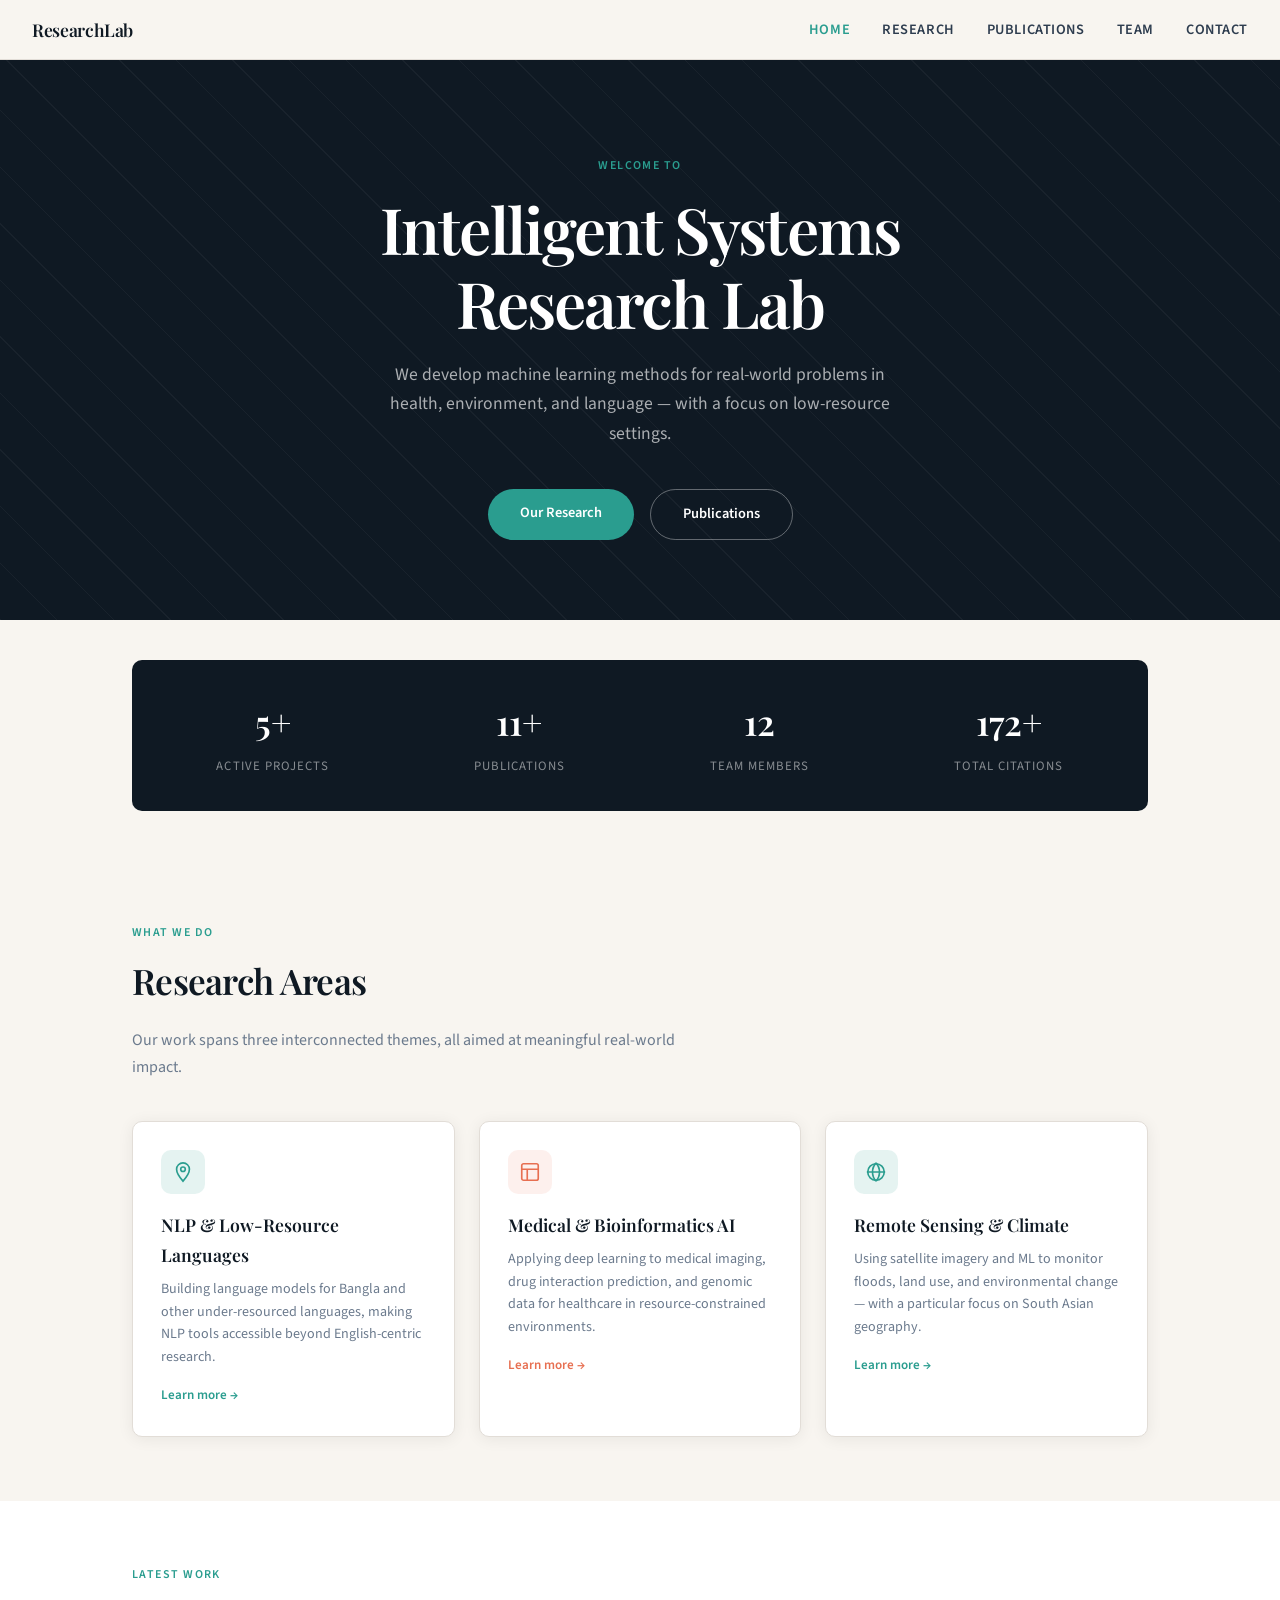
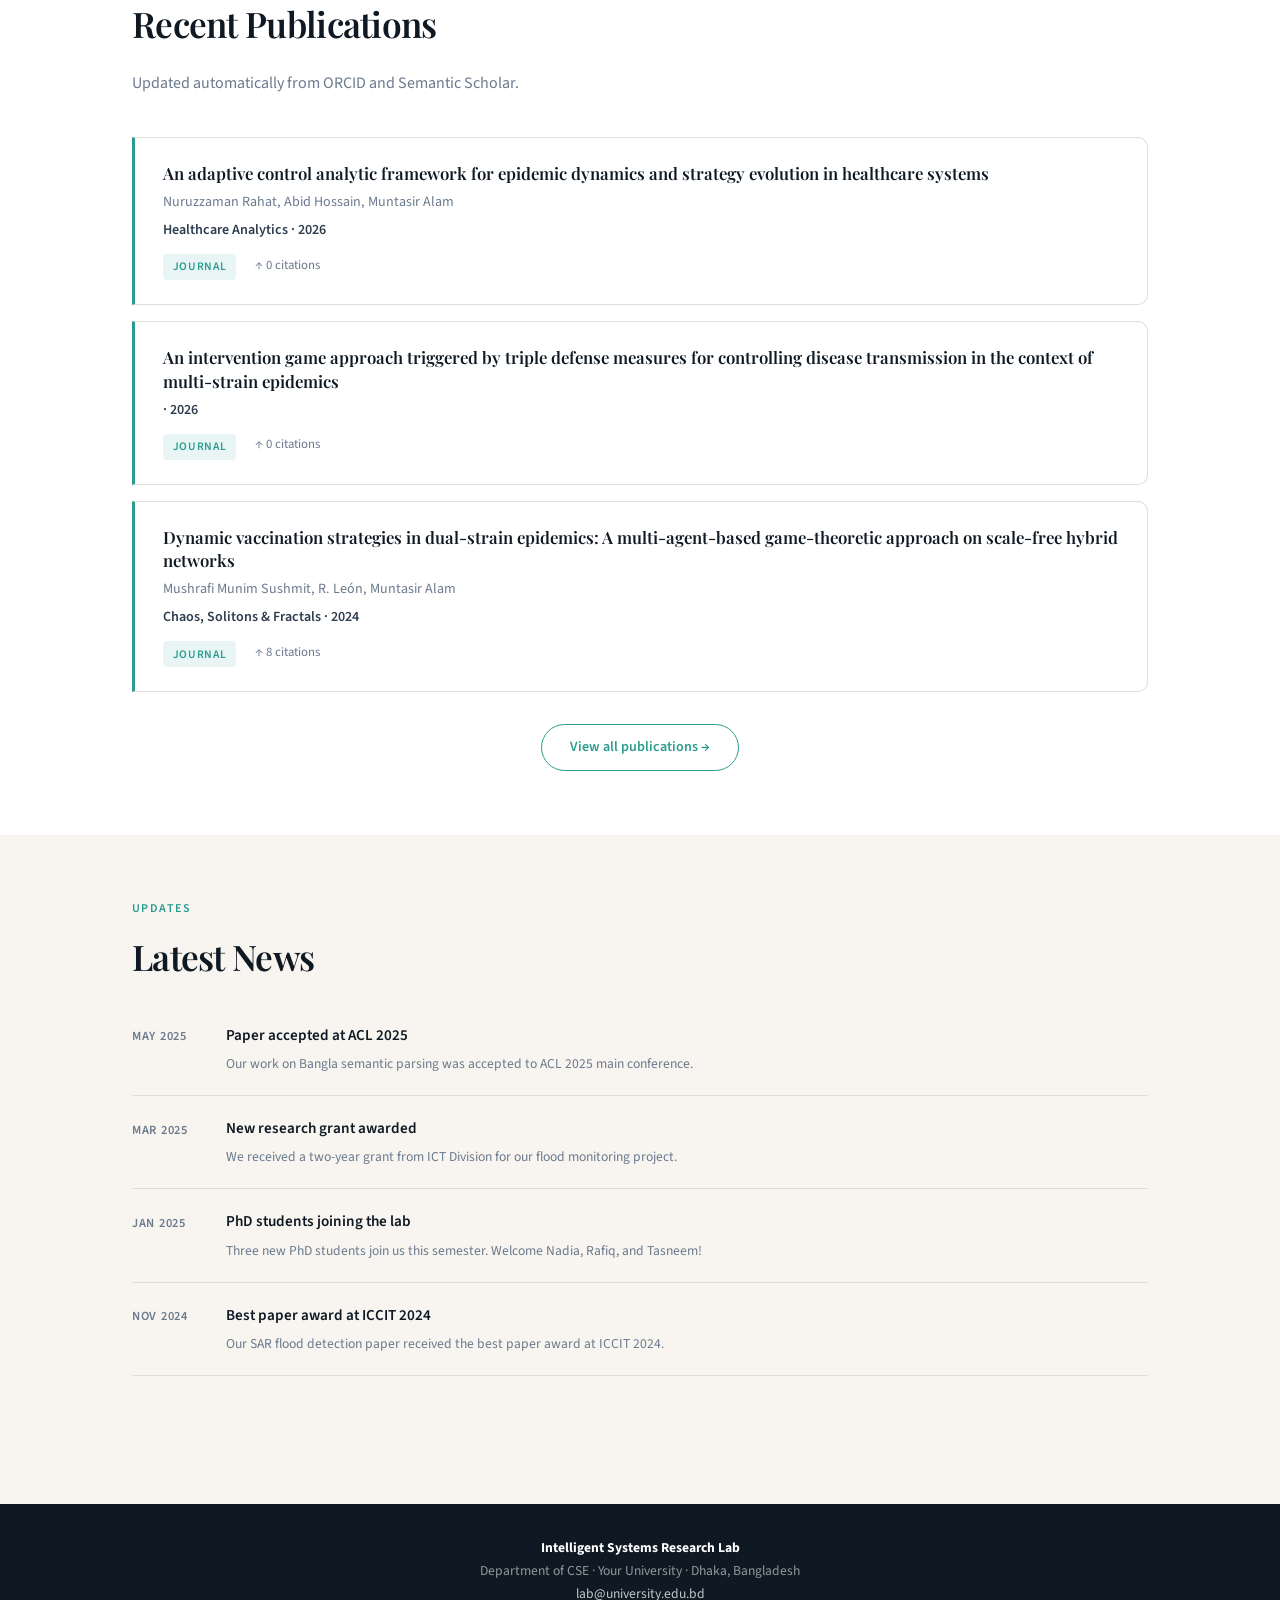
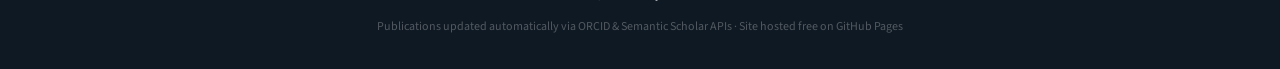
<file: index.html>
<!DOCTYPE html>
<html lang="en">
<head>
  <meta charset="UTF-8"/>
  <meta name="viewport" content="width=device-width, initial-scale=1.0"/>
  <meta name="description" content="Research Lab — Advancing science through computation, data, and collaboration."/>
  <title>Research Lab — Home</title>
  <link rel="stylesheet" href="css/style.css"/>
</head>
<body>

<!-- ── Navigation ── -->
<nav>
  <a class="nav-logo" href="index.html">ResearchLab</a>
  <ul class="nav-links">
    <li><a href="index.html" class="active">Home</a></li>
    <li><a href="research.html">Research</a></li>
    <li><a href="publications.html">Publications</a></li>
    <li><a href="team.html">Team</a></li>
    <li><a href="contact.html">Contact</a></li>
  </ul>
</nav>

<!-- ── Hero ── -->
<header style="background:var(--ink);color:#fff;padding:6rem 2rem 5rem;text-align:center;position:relative;overflow:hidden;">
  <div style="position:absolute;inset:0;opacity:0.04;background:repeating-linear-gradient(45deg,#fff 0,#fff 1px,transparent 1px,transparent 40px);"></div>
  <div style="position:relative;max-width:700px;margin:0 auto;">
    <p class="section-label" style="color:var(--accent);margin-bottom:1rem;">Welcome to</p>
    <h1 style="font-family:var(--font-head);font-size:clamp(2.4rem,6vw,4rem);font-weight:600;letter-spacing:-0.03em;margin-bottom:1.25rem;line-height:1.15;">
      Intelligent Systems<br>Research Lab
    </h1>
    <p style="font-size:1.1rem;color:rgba(255,255,255,0.65);max-width:540px;margin:0 auto 2.5rem;">
      We develop machine learning methods for real-world problems in health, environment, and language — with a focus on low-resource settings.
    </p>
    <div style="display:flex;gap:1rem;justify-content:center;flex-wrap:wrap;">
      <a href="research.html" style="background:var(--accent);color:#fff;padding:0.75rem 2rem;border-radius:999px;font-weight:600;font-size:0.9rem;text-decoration:none;transition:opacity 0.2s;" onmouseover="this.style.opacity='.85'" onmouseout="this.style.opacity='1'">Our Research</a>
      <a href="publications.html" style="background:transparent;color:#fff;padding:0.75rem 2rem;border-radius:999px;border:1.5px solid rgba(255,255,255,0.35);font-weight:600;font-size:0.9rem;text-decoration:none;transition:all 0.2s;" onmouseover="this.style.borderColor='#fff'" onmouseout="this.style.borderColor='rgba(255,255,255,0.35)'">Publications</a>
    </div>
  </div>
</header>

<!-- ── Stats ── -->
<section style="padding:2.5rem 0 0;">
  <div class="container">
    <div class="stats-bar" style="justify-content:space-around;">
      <div class="stat"><span class="stat-number">5+</span><span class="stat-label">Active projects</span></div>
      <div class="stat"><span class="stat-number" id="pub-count">30+</span><span class="stat-label">Publications</span></div>
      <div class="stat"><span class="stat-number">12</span><span class="stat-label">Team members</span></div>
      <div class="stat"><span class="stat-number">172+</span><span class="stat-label">Total citations</span></div>
    </div>
  </div>
</section>

<!-- ── Research highlights ── -->
<section>
  <div class="container">
    <p class="section-label">What we do</p>
    <h2 class="section-title">Research Areas</h2>
    <p class="section-sub">Our work spans three interconnected themes, all aimed at meaningful real-world impact.</p>
    <div class="grid-3">

      <div class="card">
        <div style="width:44px;height:44px;border-radius:10px;background:rgba(42,157,143,0.12);display:flex;align-items:center;justify-content:center;margin-bottom:1rem;">
          <svg width="22" height="22" fill="none" stroke="var(--accent)" stroke-width="1.8" viewBox="0 0 24 24"><path d="M12 2a7 7 0 0 1 7 7c0 5-7 13-7 13S5 14 5 9a7 7 0 0 1 7-7z"/><circle cx="12" cy="9" r="2.5"/></svg>
        </div>
        <h3 style="font-family:var(--font-head);font-size:1.1rem;font-weight:600;margin-bottom:0.5rem;">NLP &amp; Low-Resource Languages</h3>
        <p style="font-size:0.88rem;color:var(--ink-3);line-height:1.6;">Building language models for Bangla and other under-resourced languages, making NLP tools accessible beyond English-centric research.</p>
        <a href="research.html#nlp" style="display:inline-block;margin-top:1rem;font-size:0.82rem;font-weight:600;color:var(--accent);">Learn more →</a>
      </div>

      <div class="card">
        <div style="width:44px;height:44px;border-radius:10px;background:rgba(231,111,81,0.1);display:flex;align-items:center;justify-content:center;margin-bottom:1rem;">
          <svg width="22" height="22" fill="none" stroke="var(--accent-2)" stroke-width="1.8" viewBox="0 0 24 24"><rect x="3" y="3" width="18" height="18" rx="2"/><path d="M3 9h18M9 21V9"/></svg>
        </div>
        <h3 style="font-family:var(--font-head);font-size:1.1rem;font-weight:600;margin-bottom:0.5rem;">Medical &amp; Bioinformatics AI</h3>
        <p style="font-size:0.88rem;color:var(--ink-3);line-height:1.6;">Applying deep learning to medical imaging, drug interaction prediction, and genomic data for healthcare in resource-constrained environments.</p>
        <a href="research.html#bio" style="display:inline-block;margin-top:1rem;font-size:0.82rem;font-weight:600;color:var(--accent-2);">Learn more →</a>
      </div>

      <div class="card">
        <div style="width:44px;height:44px;border-radius:10px;background:rgba(42,157,143,0.12);display:flex;align-items:center;justify-content:center;margin-bottom:1rem;">
          <svg width="22" height="22" fill="none" stroke="var(--accent)" stroke-width="1.8" viewBox="0 0 24 24"><circle cx="12" cy="12" r="9"/><path d="M2 12h20M12 2a15 15 0 0 1 0 20M12 2a15 15 0 0 0 0 20"/></svg>
        </div>
        <h3 style="font-family:var(--font-head);font-size:1.1rem;font-weight:600;margin-bottom:0.5rem;">Remote Sensing &amp; Climate</h3>
        <p style="font-size:0.88rem;color:var(--ink-3);line-height:1.6;">Using satellite imagery and ML to monitor floods, land use, and environmental change — with a particular focus on South Asian geography.</p>
        <a href="research.html#climate" style="display:inline-block;margin-top:1rem;font-size:0.82rem;font-weight:600;color:var(--accent);">Learn more →</a>
      </div>

    </div>
  </div>
</section>

<!-- ── Recent publications (auto-loaded) ── -->
<section style="background:white;padding:4rem 0;">
  <div class="container">
    <p class="section-label">Latest work</p>
    <h2 class="section-title">Recent Publications</h2>
    <p class="section-sub">Updated automatically from ORCID and Semantic Scholar.</p>
    <div id="recent-pubs">
      <p style="color:var(--ink-3);font-size:0.9rem;">Loading publications…</p>
    </div>
    <div class="text-center" style="margin-top:2rem;">
      <a href="publications.html" style="display:inline-block;padding:0.65rem 1.75rem;border:1.5px solid var(--accent);border-radius:999px;color:var(--accent);font-weight:600;font-size:0.88rem;transition:all 0.2s;" onmouseover="this.style.background='var(--accent)';this.style.color='#fff'" onmouseout="this.style.background='transparent';this.style.color='var(--accent)'">View all publications →</a>
    </div>
  </div>
</section>

<!-- ── News ── -->
<section>
  <div class="container">
    <p class="section-label">Updates</p>
    <h2 class="section-title">Latest News</h2>
    <div>
      <div class="news-item">
        <span class="news-date">May 2025</span>
        <div class="news-content">
          <h4>Paper accepted at ACL 2025</h4>
          <p>Our work on Bangla semantic parsing was accepted to ACL 2025 main conference.</p>
        </div>
      </div>
      <div class="news-item">
        <span class="news-date">Mar 2025</span>
        <div class="news-content">
          <h4>New research grant awarded</h4>
          <p>We received a two-year grant from ICT Division for our flood monitoring project.</p>
        </div>
      </div>
      <div class="news-item">
        <span class="news-date">Jan 2025</span>
        <div class="news-content">
          <h4>PhD students joining the lab</h4>
          <p>Three new PhD students join us this semester. Welcome Nadia, Rafiq, and Tasneem!</p>
        </div>
      </div>
      <div class="news-item">
        <span class="news-date">Nov 2024</span>
        <div class="news-content">
          <h4>Best paper award at ICCIT 2024</h4>
          <p>Our SAR flood detection paper received the best paper award at ICCIT 2024.</p>
        </div>
      </div>
    </div>
  </div>
</section>

<!-- ── Footer ── -->
<footer>
  <strong>Intelligent Systems Research Lab</strong><br>
  Department of CSE · Your University · Dhaka, Bangladesh<br>
  <a href="mailto:lab@university.edu.bd">lab@university.edu.bd</a>
  <p style="margin-top:0.75rem;font-size:0.75rem;opacity:0.5;">Publications updated automatically via ORCID &amp; Semantic Scholar APIs · Site hosted free on GitHub Pages</p>
</footer>

<script>
// Load 3 most recent publications from data/publications.json
fetch('data/publications.json')
  .then(r => r.json())
  .then(data => {
    const pubs = data.publications.slice(0, 3);
    const container = document.getElementById('recent-pubs');
    container.innerHTML = pubs.map(p => `
      <div class="pub-item ${p.type === 'conference' ? 'conference' : ''}">
        <div class="pub-title">
          ${p.url ? `<a href="${p.url}" target="_blank" rel="noopener">${p.title}</a>` : p.title}
        </div>
        <div class="pub-authors">${p.authors.join(', ')}</div>
        <div class="pub-venue">${p.venue} · ${p.year}</div>
        <div class="pub-meta">
          <span class="tag type-${p.type}">${p.type === 'journal' ? 'Journal' : 'Conference'}</span>
          <span class="pub-citations">↑ ${p.citations} citations</span>
        </div>
      </div>
    `).join('');
  })
  .catch(() => {
    document.getElementById('recent-pubs').innerHTML = '<p style="color:var(--ink-3)">Could not load publications.</p>';
  });

// Animate pub count from JSON
fetch('data/publications.json')
  .then(r => r.json())
  .then(data => {
    document.getElementById('pub-count').textContent = data.publications.length + '+';
  });
</script>
</body>
</html>
</file>
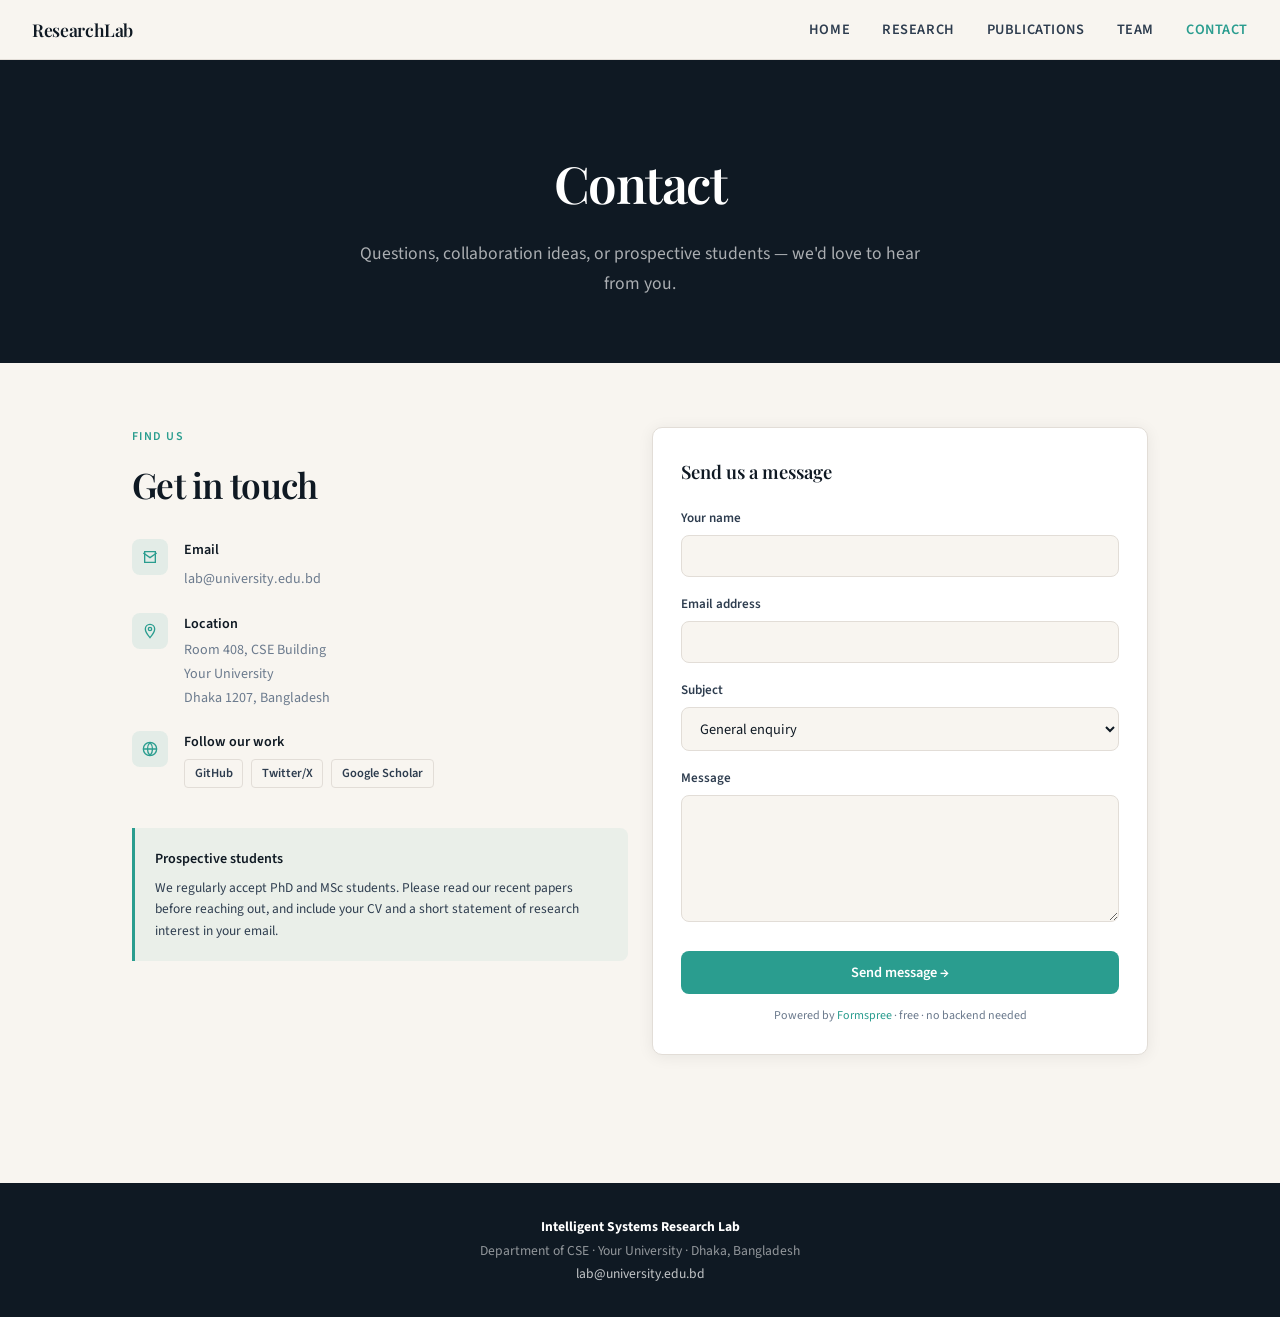
<file: contact.html>
<!DOCTYPE html>
<html lang="en">
<head>
  <meta charset="UTF-8"/>
  <meta name="viewport" content="width=device-width, initial-scale=1.0"/>
  <title>Contact — ResearchLab</title>
  <link rel="stylesheet" href="css/style.css"/>
</head>
<body>

<nav>
  <a class="nav-logo" href="index.html">ResearchLab</a>
  <ul class="nav-links">
    <li><a href="index.html">Home</a></li>
    <li><a href="research.html">Research</a></li>
    <li><a href="publications.html">Publications</a></li>
    <li><a href="team.html">Team</a></li>
    <li><a href="contact.html" class="active">Contact</a></li>
  </ul>
</nav>

<div class="page-hero">
  <h1>Contact</h1>
  <p>Questions, collaboration ideas, or prospective students — we'd love to hear from you.</p>
</div>

<section>
  <div class="container">
    <div class="grid-2" style="align-items:start;">

      <!-- Contact info -->
      <div>
        <p class="section-label">Find us</p>
        <h2 class="section-title">Get in touch</h2>
        <div style="display:flex;flex-direction:column;gap:1.25rem;margin-top:1.5rem;">
          <div style="display:flex;gap:1rem;align-items:flex-start;">
            <div style="width:36px;height:36px;border-radius:8px;background:rgba(42,157,143,0.1);display:flex;align-items:center;justify-content:center;flex-shrink:0;">
              <svg width="16" height="16" fill="none" stroke="var(--accent)" stroke-width="2" viewBox="0 0 24 24"><path d="M4 4h16v16H4z"/><path d="M22 6l-10 7L2 6"/></svg>
            </div>
            <div>
              <div style="font-weight:600;font-size:0.88rem;margin-bottom:0.15rem;">Email</div>
              <a href="mailto:lab@university.edu.bd" style="font-size:0.88rem;color:var(--ink-3);">lab@university.edu.bd</a>
            </div>
          </div>
          <div style="display:flex;gap:1rem;align-items:flex-start;">
            <div style="width:36px;height:36px;border-radius:8px;background:rgba(42,157,143,0.1);display:flex;align-items:center;justify-content:center;flex-shrink:0;">
              <svg width="16" height="16" fill="none" stroke="var(--accent)" stroke-width="2" viewBox="0 0 24 24"><path d="M12 2a7 7 0 0 1 7 7c0 5-7 13-7 13S5 14 5 9a7 7 0 0 1 7-7z"/><circle cx="12" cy="9" r="2.5"/></svg>
            </div>
            <div>
              <div style="font-weight:600;font-size:0.88rem;margin-bottom:0.15rem;">Location</div>
              <div style="font-size:0.88rem;color:var(--ink-3);">Room 408, CSE Building<br>Your University<br>Dhaka 1207, Bangladesh</div>
            </div>
          </div>
          <div style="display:flex;gap:1rem;align-items:flex-start;">
            <div style="width:36px;height:36px;border-radius:8px;background:rgba(42,157,143,0.1);display:flex;align-items:center;justify-content:center;flex-shrink:0;">
              <svg width="16" height="16" fill="none" stroke="var(--accent)" stroke-width="2" viewBox="0 0 24 24"><circle cx="12" cy="12" r="10"/><path d="M2 12h20M12 2a15 15 0 0 1 0 20M12 2a15 15 0 0 0 0 20"/></svg>
            </div>
            <div>
              <div style="font-weight:600;font-size:0.88rem;margin-bottom:0.15rem;">Follow our work</div>
              <div style="display:flex;gap:0.5rem;flex-wrap:wrap;margin-top:0.25rem;">
                <a href="https://github.com/your-lab" target="_blank" rel="noopener" style="font-size:0.78rem;font-weight:600;padding:0.2rem 0.6rem;border:1px solid var(--border);border-radius:4px;color:var(--ink-2);">GitHub</a>
                <a href="https://twitter.com/your-lab" target="_blank" rel="noopener" style="font-size:0.78rem;font-weight:600;padding:0.2rem 0.6rem;border:1px solid var(--border);border-radius:4px;color:var(--ink-2);">Twitter/X</a>
                <a href="https://scholar.google.com" target="_blank" rel="noopener" style="font-size:0.78rem;font-weight:600;padding:0.2rem 0.6rem;border:1px solid var(--border);border-radius:4px;color:var(--ink-2);">Google Scholar</a>
              </div>
            </div>
          </div>
        </div>

        <!-- Prospective students note -->
        <div style="margin-top:2.5rem;padding:1.25rem;background:rgba(42,157,143,0.07);border-left:3px solid var(--accent);border-radius:0 8px 8px 0;">
          <div style="font-weight:600;font-size:0.88rem;margin-bottom:0.3rem;">Prospective students</div>
          <p style="font-size:0.84rem;color:var(--ink-2);line-height:1.6;">We regularly accept PhD and MSc students. Please read our recent papers before reaching out, and include your CV and a short statement of research interest in your email.</p>
        </div>
      </div>

      <!-- Contact form (Formspree — free, no backend) -->
      <div class="card">
        <h3 style="font-family:var(--font-head);font-size:1.15rem;font-weight:600;margin-bottom:1.25rem;">Send us a message</h3>
        <!--
          Replace YOUR_FORM_ID with your Formspree endpoint:
          1. Go to https://formspree.io (free, 50 submissions/month)
          2. Create a form → get your endpoint
          3. Replace action="https://formspree.io/f/YOUR_FORM_ID"
        -->
        <form action="https://formspree.io/f/xzdozepg" method="POST" id="contact-form">
          <div style="margin-bottom:1rem;">
            <label style="display:block;font-size:0.82rem;font-weight:600;margin-bottom:0.35rem;color:var(--ink-2);">Your name</label>
            <input type="text" name="name" required
              style="width:100%;padding:0.6rem 0.9rem;border:1.5px solid var(--border);border-radius:8px;font-family:var(--font-body);font-size:0.9rem;color:var(--ink);background:var(--bg);transition:border-color 0.2s;"
              onfocus="this.style.borderColor='var(--accent)'" onblur="this.style.borderColor='var(--border)'"/>
          </div>
          <div style="margin-bottom:1rem;">
            <label style="display:block;font-size:0.82rem;font-weight:600;margin-bottom:0.35rem;color:var(--ink-2);">Email address</label>
            <input type="email" name="email" required
              style="width:100%;padding:0.6rem 0.9rem;border:1.5px solid var(--border);border-radius:8px;font-family:var(--font-body);font-size:0.9rem;color:var(--ink);background:var(--bg);transition:border-color 0.2s;"
              onfocus="this.style.borderColor='var(--accent)'" onblur="this.style.borderColor='var(--border)'"/>
          </div>
          <div style="margin-bottom:1rem;">
            <label style="display:block;font-size:0.82rem;font-weight:600;margin-bottom:0.35rem;color:var(--ink-2);">Subject</label>
            <select name="subject"
              style="width:100%;padding:0.6rem 0.9rem;border:1.5px solid var(--border);border-radius:8px;font-family:var(--font-body);font-size:0.9rem;color:var(--ink);background:var(--bg);">
              <option>General enquiry</option>
              <option>Prospective PhD student</option>
              <option>Prospective MSc student</option>
              <option>Research collaboration</option>
              <option>Media / press</option>
            </select>
          </div>
          <div style="margin-bottom:1.25rem;">
            <label style="display:block;font-size:0.82rem;font-weight:600;margin-bottom:0.35rem;color:var(--ink-2);">Message</label>
            <textarea name="message" rows="5" required
              style="width:100%;padding:0.6rem 0.9rem;border:1.5px solid var(--border);border-radius:8px;font-family:var(--font-body);font-size:0.9rem;color:var(--ink);background:var(--bg);resize:vertical;transition:border-color 0.2s;"
              onfocus="this.style.borderColor='var(--accent)'" onblur="this.style.borderColor='var(--border)'"></textarea>
          </div>
          <button type="submit"
            style="width:100%;padding:0.7rem;background:var(--accent);color:#fff;border:none;border-radius:8px;font-family:var(--font-body);font-size:0.9rem;font-weight:600;cursor:pointer;transition:opacity 0.2s;"
            onmouseover="this.style.opacity='.85'" onmouseout="this.style.opacity='1'">
            Send message →
          </button>
          <p style="font-size:0.75rem;color:var(--ink-3);margin-top:0.75rem;text-align:center;">
            Powered by <a href="https://formspree.io" target="_blank" rel="noopener">Formspree</a> · free · no backend needed
          </p>
        </form>
        <div id="form-success" style="display:none;text-align:center;padding:2rem 0;color:var(--accent);">
          <div style="font-size:1.5rem;margin-bottom:0.5rem;">✓</div>
          <strong>Message sent!</strong><br>
          <span style="font-size:0.88rem;color:var(--ink-3);">We'll get back to you within a few days.</span>
        </div>
      </div>

    </div>
  </div>
</section>

<footer>
  <strong>Intelligent Systems Research Lab</strong><br>
  Department of CSE · Your University · Dhaka, Bangladesh<br>
  <a href="mailto:lab@university.edu.bd">lab@university.edu.bd</a>
</footer>

<script>
// Show success message after Formspree redirect
if (window.location.search.includes('success')) {
  document.getElementById('contact-form').style.display = 'none';
  document.getElementById('form-success').style.display = 'block';
}
</script>
</body>
</html>
</file>
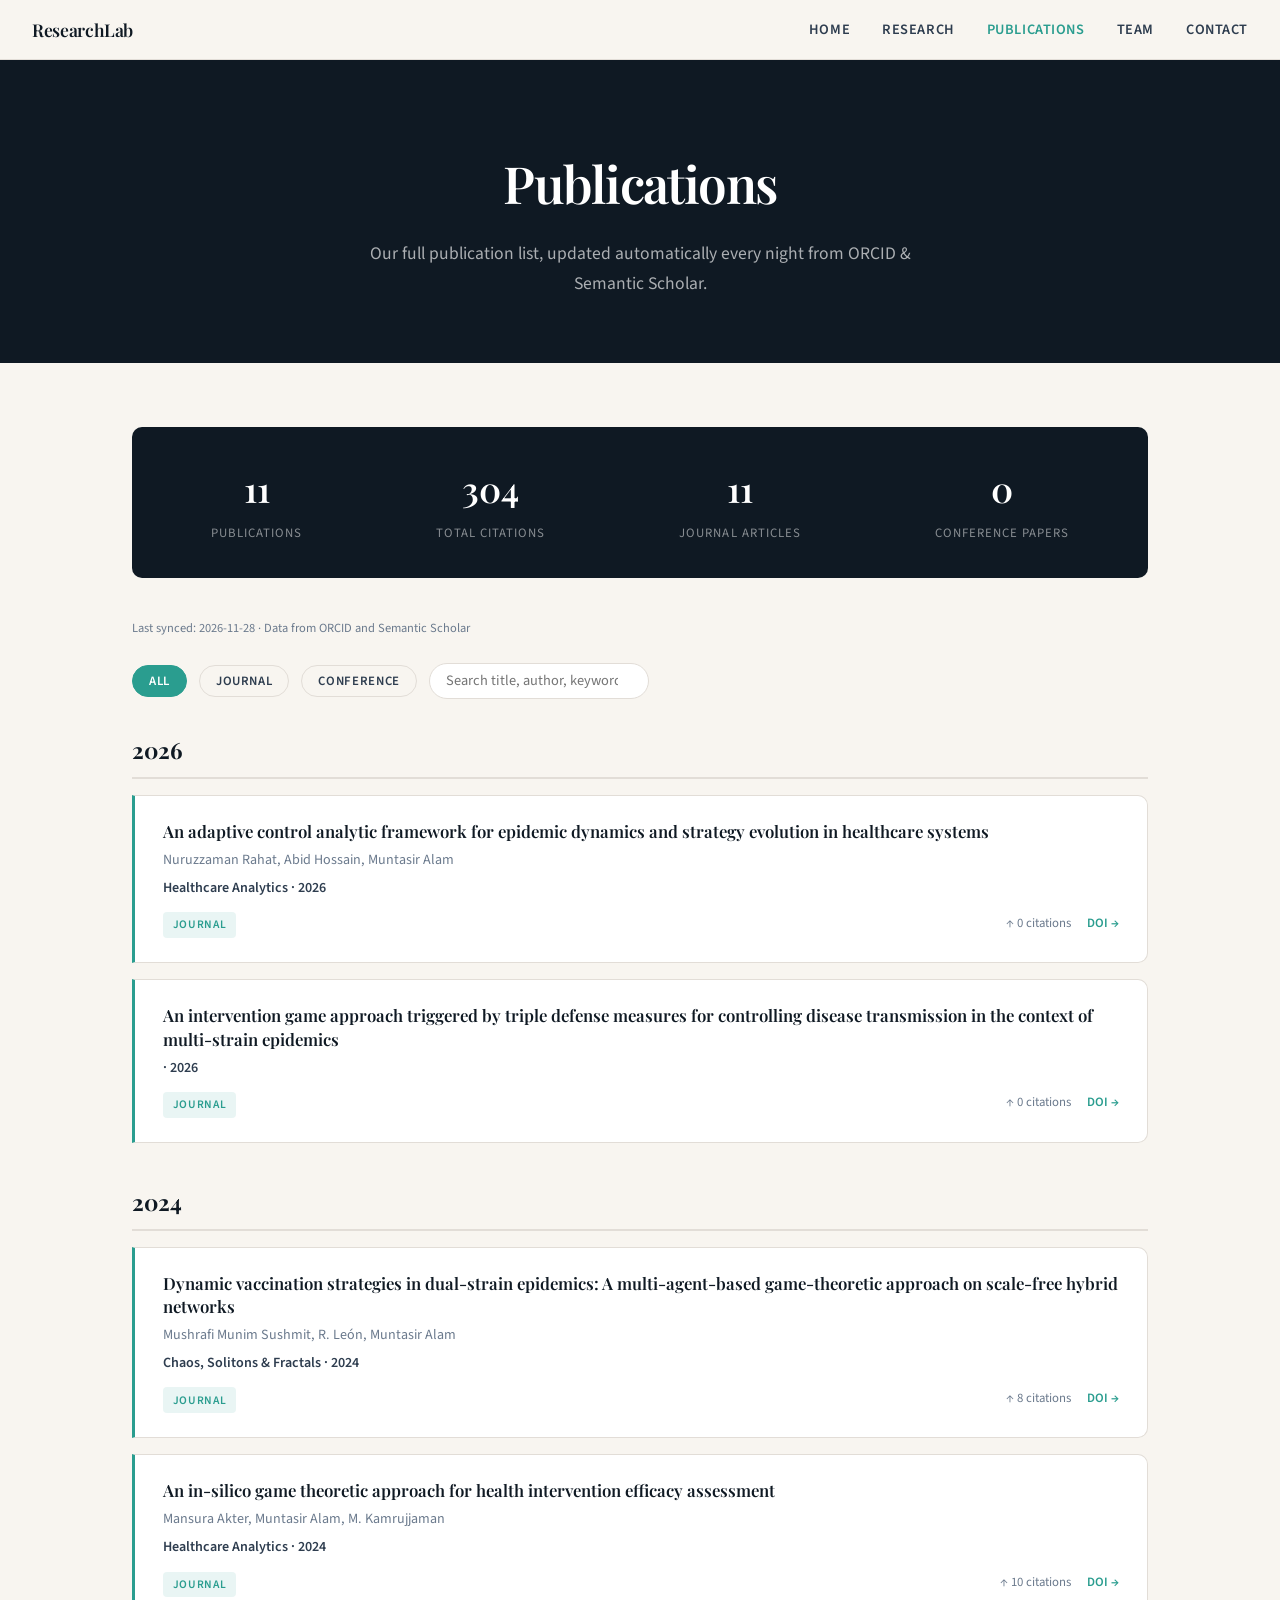
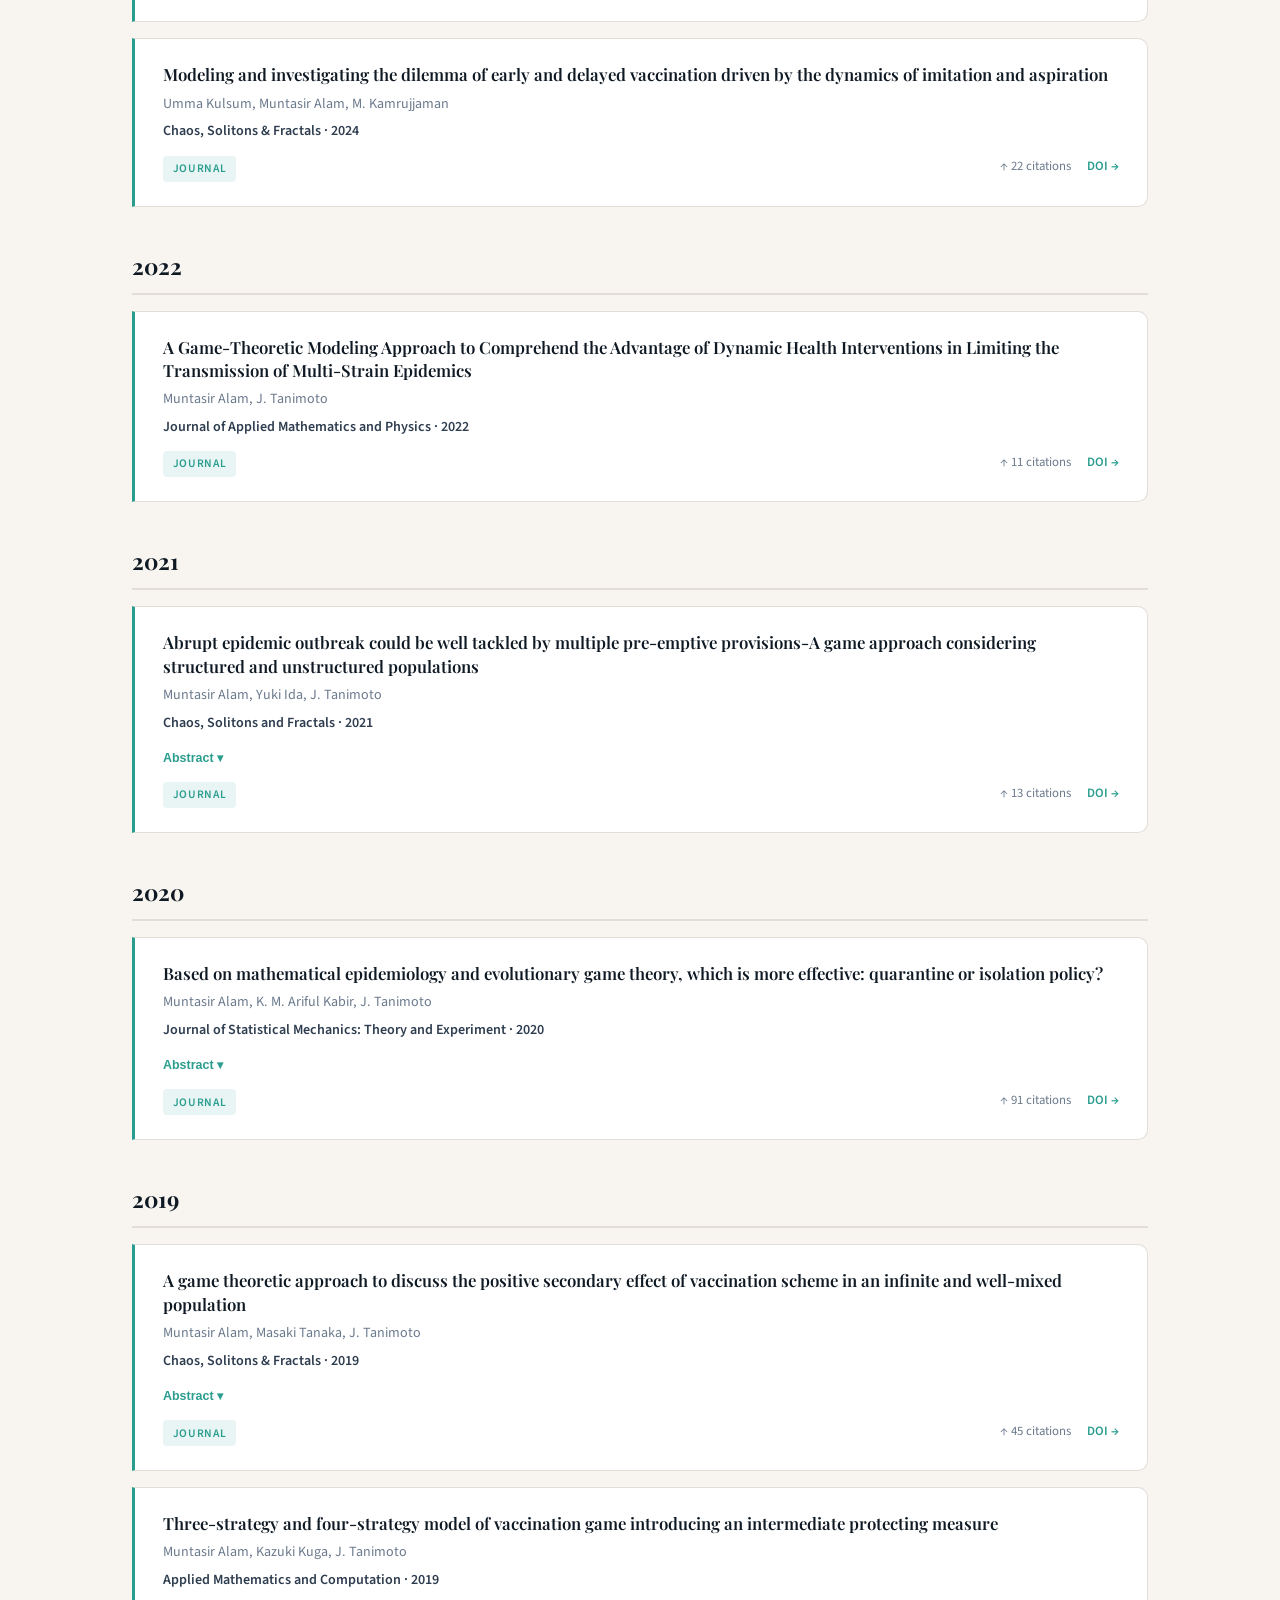
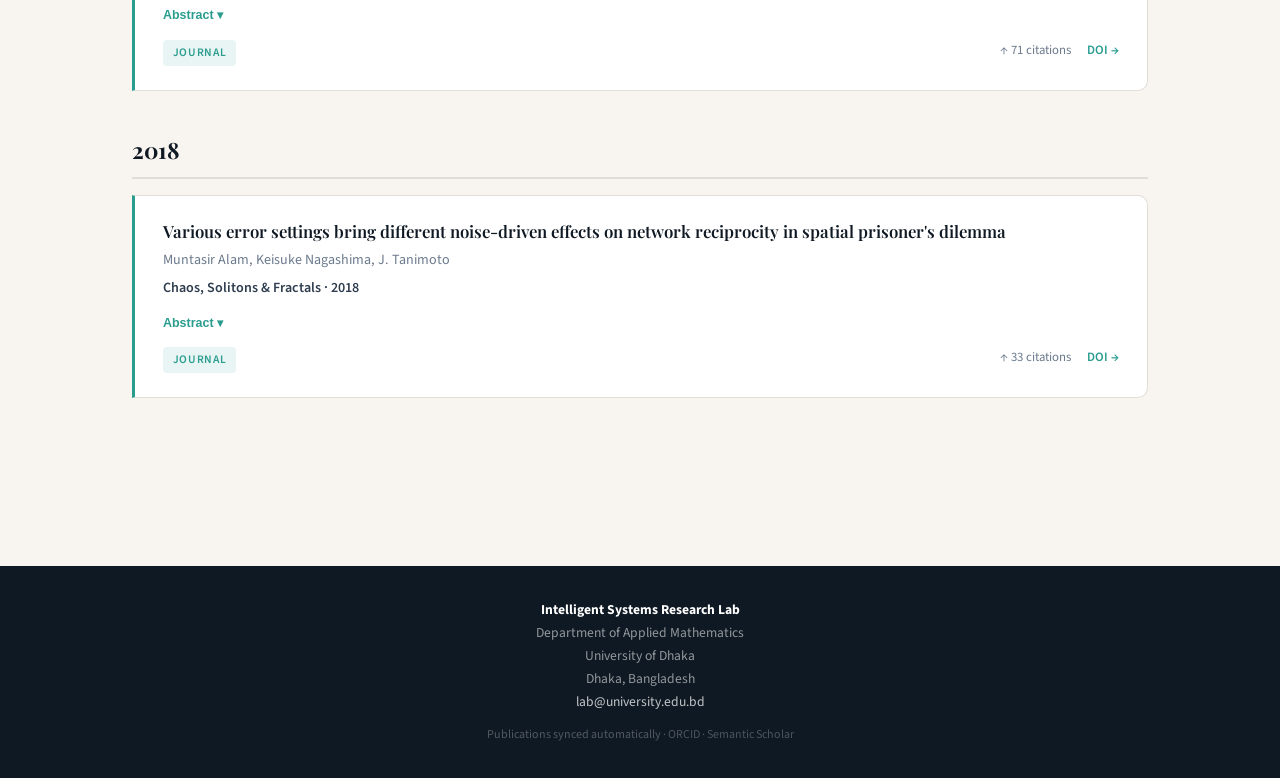
<file: publications.html>
<!DOCTYPE html>
<html lang="en">
<head>
  <meta charset="UTF-8"/>
  <meta name="viewport" content="width=device-width, initial-scale=1.0"/>
  <meta name="description" content="Full publication list — updated automatically from ORCID and Semantic Scholar."/>
  <title>Publications — ResearchLab</title>
  <link rel="stylesheet" href="css/style.css"/>
</head>
<body>

<nav>
  <a class="nav-logo" href="index.html">ResearchLab</a>
  <ul class="nav-links">
    <li><a href="index.html">Home</a></li>
    <li><a href="research.html">Research</a></li>
    <li><a href="publications.html" class="active">Publications</a></li>
    <li><a href="team.html">Team</a></li>
    <li><a href="contact.html">Contact</a></li>
  </ul>
</nav>

<div class="page-hero">
  <h1>Publications</h1>
  <p>Our full publication list, updated automatically every night from ORCID &amp; Semantic Scholar.</p>
</div>

<section>
  <div class="container">

    <!-- Stats -->
    <div class="stats-bar" style="margin-bottom:2.5rem;justify-content:space-around;">
      <div class="stat"><span class="stat-number" id="total-pubs">—</span><span class="stat-label">Publications</span></div>
      <div class="stat"><span class="stat-number" id="total-citations">—</span><span class="stat-label">Total citations</span></div>
      <div class="stat"><span class="stat-number" id="total-journals">—</span><span class="stat-label">Journal articles</span></div>
      <div class="stat"><span class="stat-number" id="total-confs">—</span><span class="stat-label">Conference papers</span></div>
    </div>

    <!-- Last updated -->
    <p class="updated-note" id="last-updated"></p>

    <!-- Filters -->
    <div class="filter-bar">
      <button class="filter-btn active" data-filter="all">All</button>
      <button class="filter-btn" data-filter="journal">Journal</button>
      <button class="filter-btn type-conf" data-filter="conference">Conference</button>
      <input type="search" id="search-box" placeholder="Search title, author, keyword…"/>
    </div>

    <!-- Year groups rendered here -->
    <div id="pub-list">
      <p style="color:var(--ink-3);">Loading publications…</p>
    </div>

  </div>
</section>

<footer>
  <strong>Intelligent Systems Research Lab</strong><br>
  Department of Applied Mathematics <br>
  University of Dhaka <br>Dhaka, Bangladesh<br>
  <a href="mailto:lab@university.edu.bd">lab@university.edu.bd</a>
  <p style="margin-top:0.75rem;font-size:0.75rem;opacity:0.5;">Publications synced automatically · <a href="https://orcid.org" target="_blank" rel="noopener" style="color:rgba(255,255,255,0.5)">ORCID</a> · <a href="https://semanticscholar.org" target="_blank" rel="noopener" style="color:rgba(255,255,255,0.5)">Semantic Scholar</a></p>
</footer>

<script src="js/publications.js"></script>
</body>
</html>
</file>
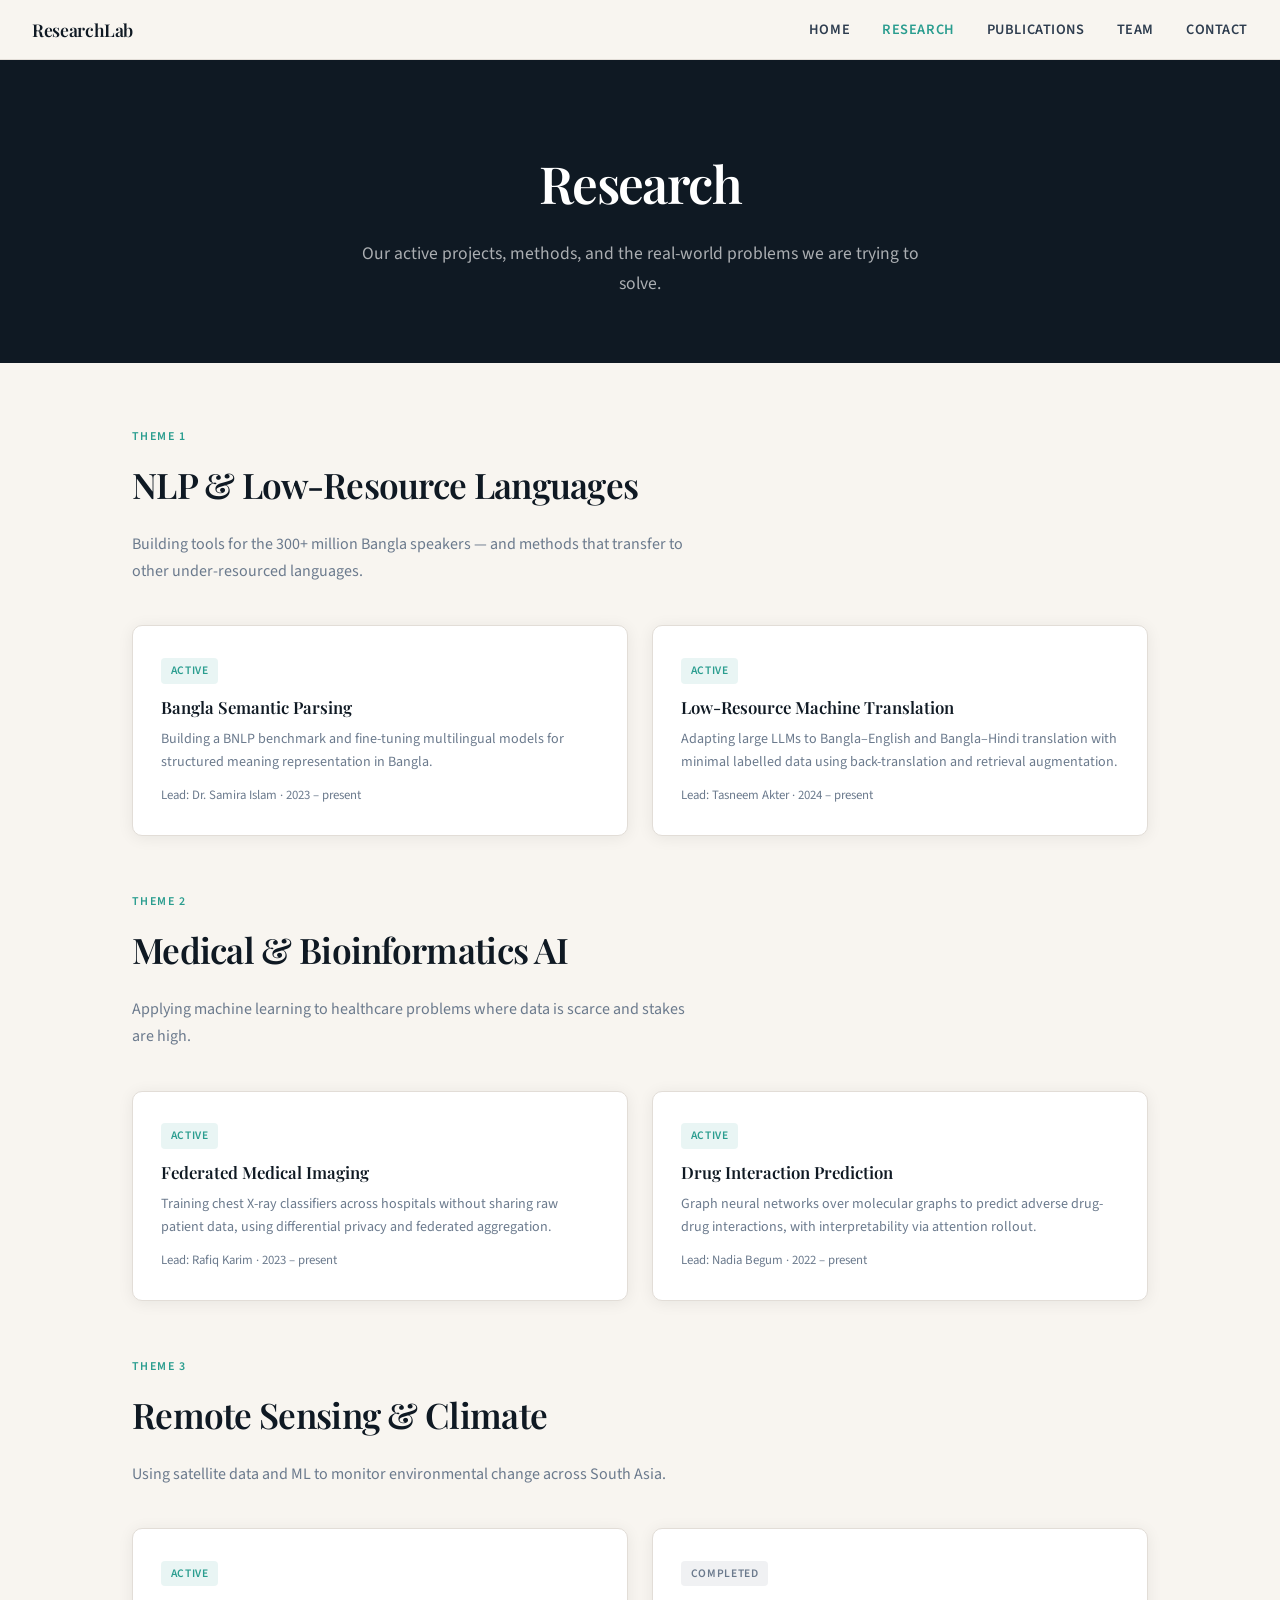
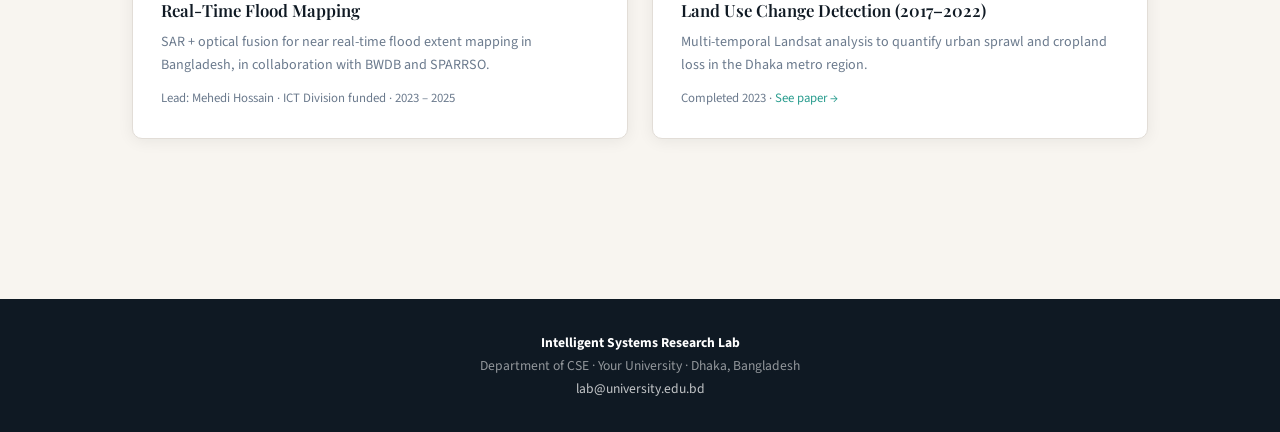
<file: research.html>
<!DOCTYPE html>
<html lang="en">
<head>
  <meta charset="UTF-8"/>
  <meta name="viewport" content="width=device-width, initial-scale=1.0"/>
  <title>Research — ResearchLab</title>
  <link rel="stylesheet" href="css/style.css"/>
</head>
<body>

<nav>
  <a class="nav-logo" href="index.html">ResearchLab</a>
  <ul class="nav-links">
    <li><a href="index.html">Home</a></li>
    <li><a href="research.html" class="active">Research</a></li>
    <li><a href="publications.html">Publications</a></li>
    <li><a href="team.html">Team</a></li>
    <li><a href="contact.html">Contact</a></li>
  </ul>
</nav>

<div class="page-hero">
  <h1>Research</h1>
  <p>Our active projects, methods, and the real-world problems we are trying to solve.</p>
</div>

<section>
  <div class="container">

    <p class="section-label" id="nlp">Theme 1</p>
    <h2 class="section-title">NLP &amp; Low-Resource Languages</h2>
    <p class="section-sub">Building tools for the 300+ million Bangla speakers — and methods that transfer to other under-resourced languages.</p>
    <div class="grid-2" style="margin-bottom:3.5rem;">
      <div class="card">
        <div class="tag">Active</div>
        <h3 style="font-family:var(--font-head);font-size:1.05rem;font-weight:600;margin:0.6rem 0 0.4rem;">Bangla Semantic Parsing</h3>
        <p style="font-size:0.88rem;color:var(--ink-3);line-height:1.6;">Building a BNLP benchmark and fine-tuning multilingual models for structured meaning representation in Bangla.</p>
        <div style="margin-top:0.75rem;font-size:0.8rem;color:var(--ink-3);">Lead: Dr. Samira Islam · 2023 – present</div>
      </div>
      <div class="card">
        <div class="tag">Active</div>
        <h3 style="font-family:var(--font-head);font-size:1.05rem;font-weight:600;margin:0.6rem 0 0.4rem;">Low-Resource Machine Translation</h3>
        <p style="font-size:0.88rem;color:var(--ink-3);line-height:1.6;">Adapting large LLMs to Bangla–English and Bangla–Hindi translation with minimal labelled data using back-translation and retrieval augmentation.</p>
        <div style="margin-top:0.75rem;font-size:0.8rem;color:var(--ink-3);">Lead: Tasneem Akter · 2024 – present</div>
      </div>
    </div>

    <p class="section-label" id="bio">Theme 2</p>
    <h2 class="section-title">Medical &amp; Bioinformatics AI</h2>
    <p class="section-sub">Applying machine learning to healthcare problems where data is scarce and stakes are high.</p>
    <div class="grid-2" style="margin-bottom:3.5rem;">
      <div class="card">
        <div class="tag">Active</div>
        <h3 style="font-family:var(--font-head);font-size:1.05rem;font-weight:600;margin:0.6rem 0 0.4rem;">Federated Medical Imaging</h3>
        <p style="font-size:0.88rem;color:var(--ink-3);line-height:1.6;">Training chest X-ray classifiers across hospitals without sharing raw patient data, using differential privacy and federated aggregation.</p>
        <div style="margin-top:0.75rem;font-size:0.8rem;color:var(--ink-3);">Lead: Rafiq Karim · 2023 – present</div>
      </div>
      <div class="card">
        <div class="tag">Active</div>
        <h3 style="font-family:var(--font-head);font-size:1.05rem;font-weight:600;margin:0.6rem 0 0.4rem;">Drug Interaction Prediction</h3>
        <p style="font-size:0.88rem;color:var(--ink-3);line-height:1.6;">Graph neural networks over molecular graphs to predict adverse drug-drug interactions, with interpretability via attention rollout.</p>
        <div style="margin-top:0.75rem;font-size:0.8rem;color:var(--ink-3);">Lead: Nadia Begum · 2022 – present</div>
      </div>
    </div>

    <p class="section-label" id="climate">Theme 3</p>
    <h2 class="section-title">Remote Sensing &amp; Climate</h2>
    <p class="section-sub">Using satellite data and ML to monitor environmental change across South Asia.</p>
    <div class="grid-2" style="margin-bottom:2rem;">
      <div class="card">
        <div class="tag">Active</div>
        <h3 style="font-family:var(--font-head);font-size:1.05rem;font-weight:600;margin:0.6rem 0 0.4rem;">Real-Time Flood Mapping</h3>
        <p style="font-size:0.88rem;color:var(--ink-3);line-height:1.6;">SAR + optical fusion for near real-time flood extent mapping in Bangladesh, in collaboration with BWDB and SPARRSO.</p>
        <div style="margin-top:0.75rem;font-size:0.8rem;color:var(--ink-3);">Lead: Mehedi Hossain · ICT Division funded · 2023 – 2025</div>
      </div>
      <div class="card">
        <div class="tag" style="background:rgba(107,122,141,0.1);color:var(--ink-3);">Completed</div>
        <h3 style="font-family:var(--font-head);font-size:1.05rem;font-weight:600;margin:0.6rem 0 0.4rem;">Land Use Change Detection (2017–2022)</h3>
        <p style="font-size:0.88rem;color:var(--ink-3);line-height:1.6;">Multi-temporal Landsat analysis to quantify urban sprawl and cropland loss in the Dhaka metro region.</p>
        <div style="margin-top:0.75rem;font-size:0.8rem;color:var(--ink-3);">Completed 2023 · <a href="publications.html">See paper →</a></div>
      </div>
    </div>

  </div>
</section>

<footer>
  <strong>Intelligent Systems Research Lab</strong><br>
  Department of CSE · Your University · Dhaka, Bangladesh<br>
  <a href="mailto:lab@university.edu.bd">lab@university.edu.bd</a>
</footer>
</body>
</html>
</file>
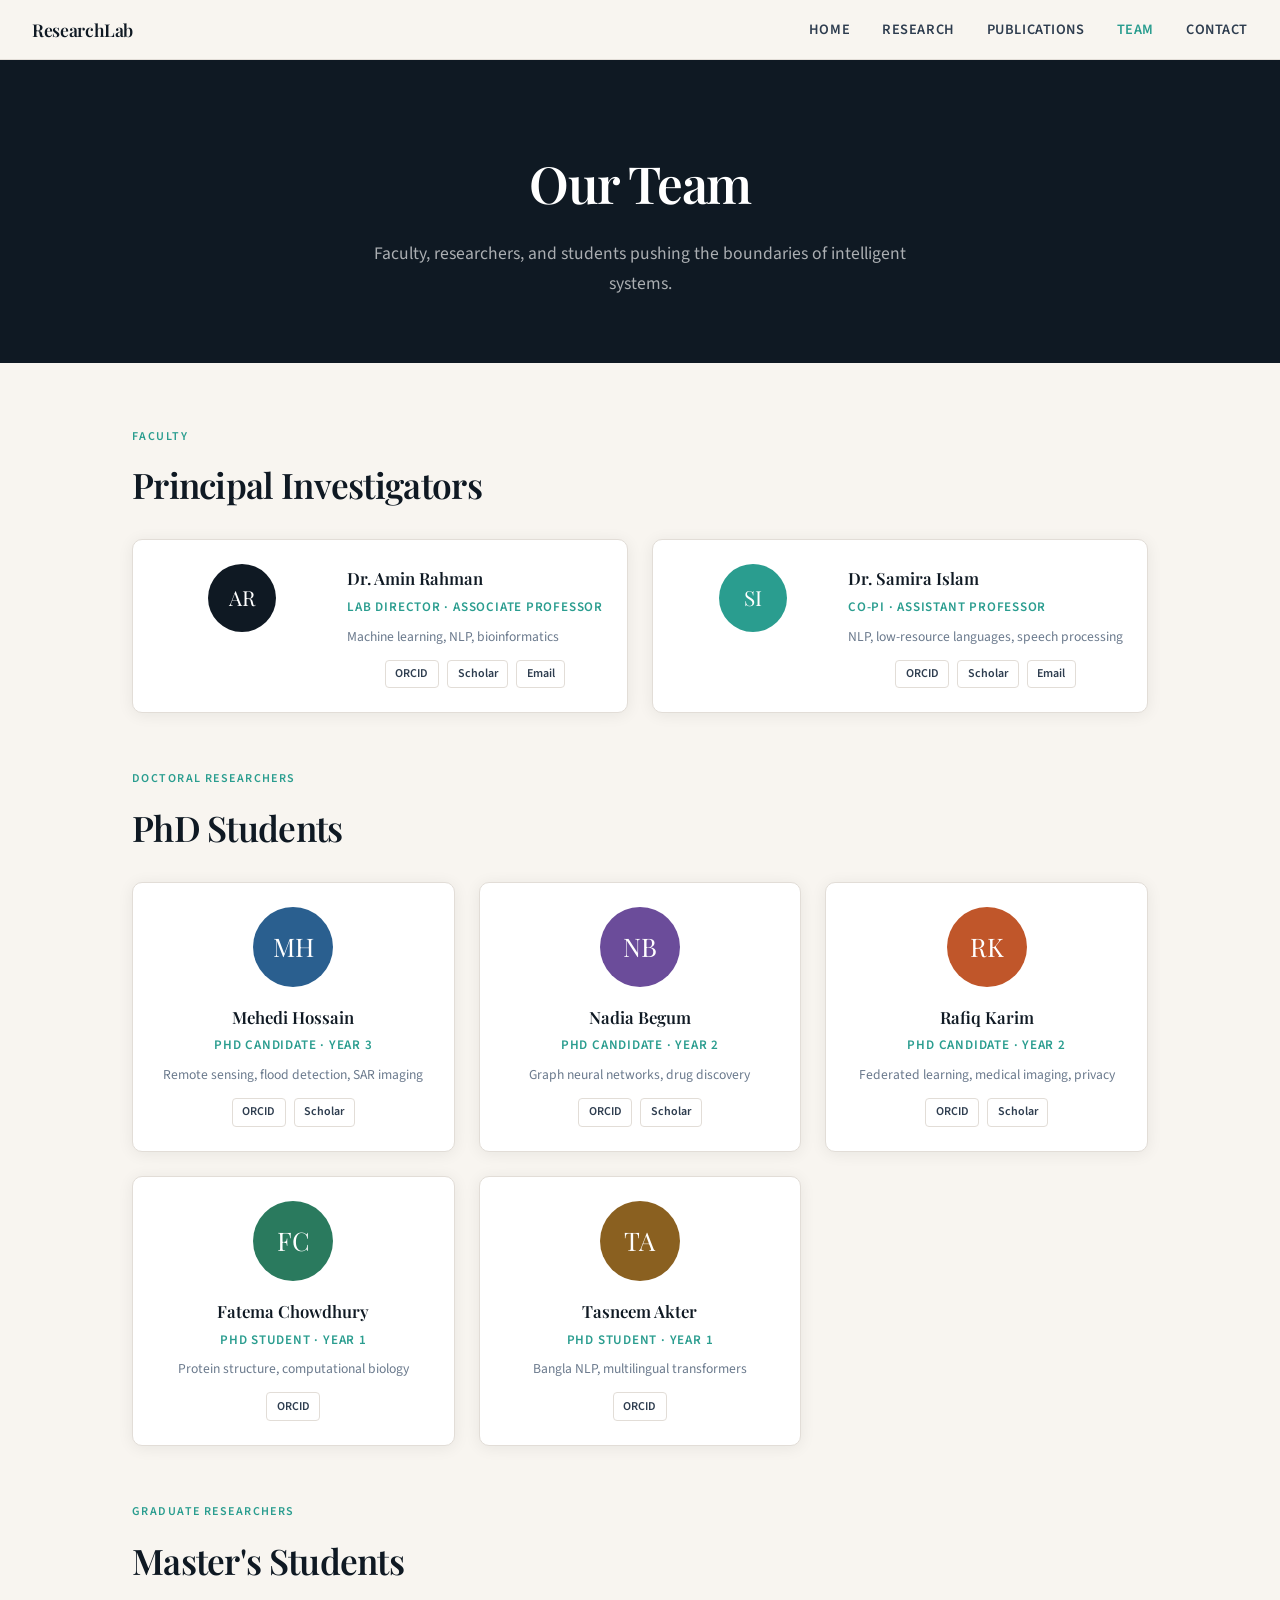
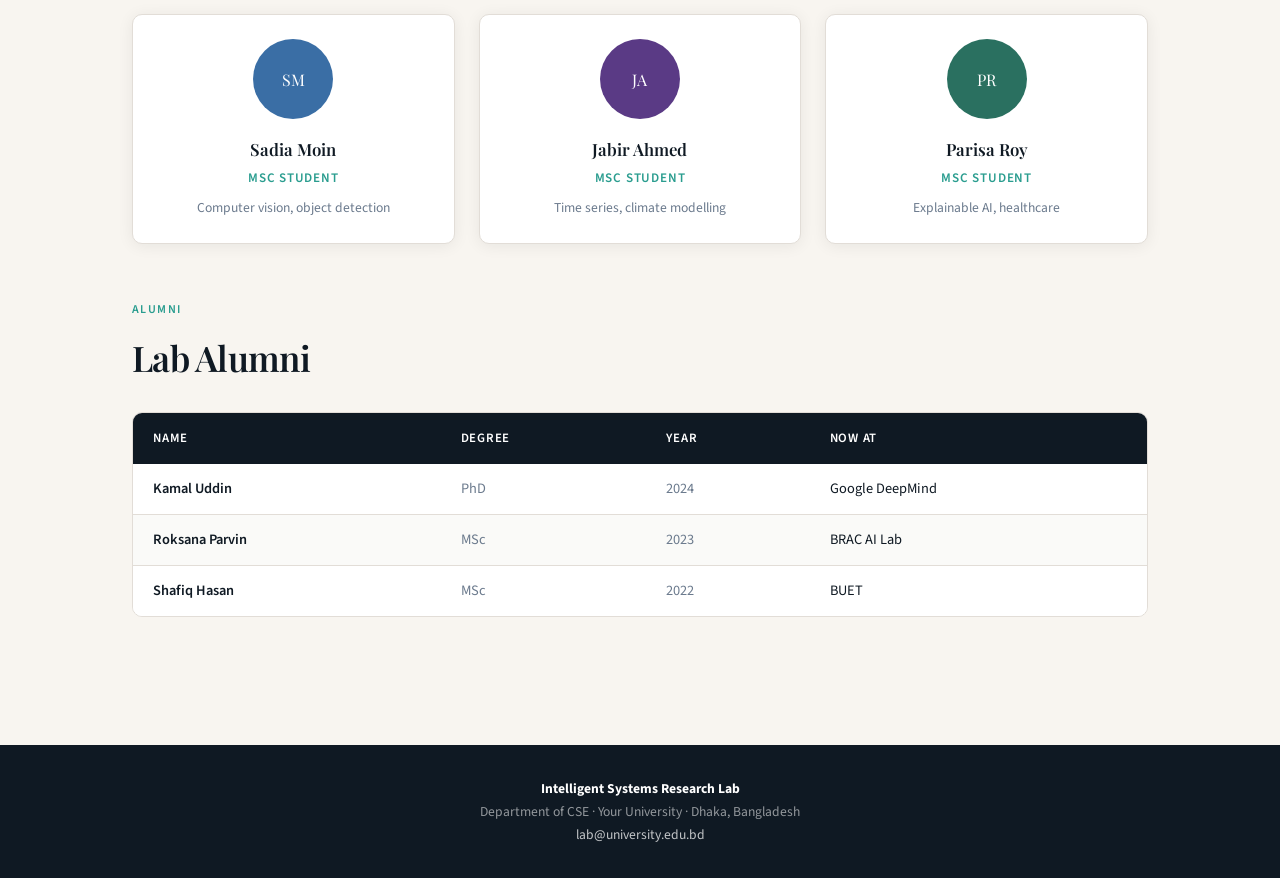
<file: team.html>
<!DOCTYPE html>
<html lang="en">
<head>
  <meta charset="UTF-8"/>
  <meta name="viewport" content="width=device-width, initial-scale=1.0"/>
  <title>Team — ResearchLab</title>
  <link rel="stylesheet" href="css/style.css"/>
</head>
<body>

<nav>
  <a class="nav-logo" href="index.html">ResearchLab</a>
  <ul class="nav-links">
    <li><a href="index.html">Home</a></li>
    <li><a href="research.html">Research</a></li>
    <li><a href="publications.html">Publications</a></li>
    <li><a href="team.html" class="active">Team</a></li>
    <li><a href="contact.html">Contact</a></li>
  </ul>
</nav>

<div class="page-hero">
  <h1>Our Team</h1>
  <p>Faculty, researchers, and students pushing the boundaries of intelligent systems.</p>
</div>

<section>
  <div class="container">

    <!-- Faculty -->
    <p class="section-label">Faculty</p>
    <h2 class="section-title" style="margin-bottom:1.5rem;">Principal Investigators</h2>
    <div class="grid-2" style="margin-bottom:3.5rem;">

      <div class="team-card" style="display:flex;gap:1.25rem;text-align:left;align-items:flex-start;">
        <div class="team-avatar" style="flex-shrink:0;width:68px;height:68px;font-size:1.3rem;">AR</div>
        <div>
          <div class="team-name">Dr. Amin Rahman</div>
          <div class="team-role">Lab Director · Associate Professor</div>
          <div class="team-field">Machine learning, NLP, bioinformatics</div>
          <div class="team-links">
            <a href="https://orcid.org/0000-0000-0000-0001" target="_blank" rel="noopener">ORCID</a>
            <a href="https://scholar.google.com" target="_blank" rel="noopener">Scholar</a>
            <a href="mailto:amin@university.edu.bd">Email</a>
          </div>
        </div>
      </div>

      <div class="team-card" style="display:flex;gap:1.25rem;text-align:left;align-items:flex-start;">
        <div class="team-avatar" style="flex-shrink:0;width:68px;height:68px;font-size:1.3rem;background:var(--accent);">SI</div>
        <div>
          <div class="team-name">Dr. Samira Islam</div>
          <div class="team-role">Co-PI · Assistant Professor</div>
          <div class="team-field">NLP, low-resource languages, speech processing</div>
          <div class="team-links">
            <a href="https://orcid.org/0000-0000-0000-0002" target="_blank" rel="noopener">ORCID</a>
            <a href="https://scholar.google.com" target="_blank" rel="noopener">Scholar</a>
            <a href="mailto:samira@university.edu.bd">Email</a>
          </div>
        </div>
      </div>

    </div>

    <!-- PhD Students -->
    <p class="section-label">Doctoral researchers</p>
    <h2 class="section-title" style="margin-bottom:1.5rem;">PhD Students</h2>
    <div class="grid-3" style="margin-bottom:3.5rem;">

      <div class="team-card">
        <div class="team-avatar" style="background:#2a5f8f;">MH</div>
        <div class="team-name">Mehedi Hossain</div>
        <div class="team-role">PhD Candidate · Year 3</div>
        <div class="team-field">Remote sensing, flood detection, SAR imaging</div>
        <div class="team-links">
          <a href="#">ORCID</a><a href="#">Scholar</a>
        </div>
      </div>

      <div class="team-card">
        <div class="team-avatar" style="background:#6b4c9a;">NB</div>
        <div class="team-name">Nadia Begum</div>
        <div class="team-role">PhD Candidate · Year 2</div>
        <div class="team-field">Graph neural networks, drug discovery</div>
        <div class="team-links">
          <a href="#">ORCID</a><a href="#">Scholar</a>
        </div>
      </div>

      <div class="team-card">
        <div class="team-avatar" style="background:#c0562a;">RK</div>
        <div class="team-name">Rafiq Karim</div>
        <div class="team-role">PhD Candidate · Year 2</div>
        <div class="team-field">Federated learning, medical imaging, privacy</div>
        <div class="team-links">
          <a href="#">ORCID</a><a href="#">Scholar</a>
        </div>
      </div>

      <div class="team-card">
        <div class="team-avatar" style="background:#2a7a5e;">FC</div>
        <div class="team-name">Fatema Chowdhury</div>
        <div class="team-role">PhD Student · Year 1</div>
        <div class="team-field">Protein structure, computational biology</div>
        <div class="team-links">
          <a href="#">ORCID</a>
        </div>
      </div>

      <div class="team-card">
        <div class="team-avatar" style="background:#8a6020;">TA</div>
        <div class="team-name">Tasneem Akter</div>
        <div class="team-role">PhD Student · Year 1</div>
        <div class="team-field">Bangla NLP, multilingual transformers</div>
        <div class="team-links">
          <a href="#">ORCID</a>
        </div>
      </div>

    </div>

    <!-- Master's -->
    <p class="section-label">Graduate researchers</p>
    <h2 class="section-title" style="margin-bottom:1.5rem;">Master's Students</h2>
    <div class="grid-3" style="margin-bottom:3.5rem;">
      <div class="team-card">
        <div class="team-avatar" style="background:#3a6ea5;font-size:1rem;">SM</div>
        <div class="team-name">Sadia Moin</div>
        <div class="team-role">MSc Student</div>
        <div class="team-field">Computer vision, object detection</div>
      </div>
      <div class="team-card">
        <div class="team-avatar" style="background:#5a3a85;font-size:1rem;">JA</div>
        <div class="team-name">Jabir Ahmed</div>
        <div class="team-role">MSc Student</div>
        <div class="team-field">Time series, climate modelling</div>
      </div>
      <div class="team-card">
        <div class="team-avatar" style="background:#2a7060;font-size:1rem;">PR</div>
        <div class="team-name">Parisa Roy</div>
        <div class="team-role">MSc Student</div>
        <div class="team-field">Explainable AI, healthcare</div>
      </div>
    </div>

    <!-- Alumni -->
    <p class="section-label">Alumni</p>
    <h2 class="section-title" style="margin-bottom:1.5rem;">Lab Alumni</h2>
    <div style="background:white;border:1px solid var(--border);border-radius:var(--radius);overflow:hidden;">
      <table style="width:100%;border-collapse:collapse;font-size:0.9rem;">
        <thead>
          <tr style="background:var(--ink);color:#fff;">
            <th style="padding:0.9rem 1.25rem;text-align:left;font-weight:600;font-size:0.8rem;letter-spacing:0.06em;text-transform:uppercase;">Name</th>
            <th style="padding:0.9rem 1.25rem;text-align:left;font-weight:600;font-size:0.8rem;letter-spacing:0.06em;text-transform:uppercase;">Degree</th>
            <th style="padding:0.9rem 1.25rem;text-align:left;font-weight:600;font-size:0.8rem;letter-spacing:0.06em;text-transform:uppercase;">Year</th>
            <th style="padding:0.9rem 1.25rem;text-align:left;font-weight:600;font-size:0.8rem;letter-spacing:0.06em;text-transform:uppercase;">Now at</th>
          </tr>
        </thead>
        <tbody>
          <tr style="border-bottom:1px solid var(--border);">
            <td style="padding:0.8rem 1.25rem;font-weight:600;">Kamal Uddin</td>
            <td style="padding:0.8rem 1.25rem;color:var(--ink-3);">PhD</td>
            <td style="padding:0.8rem 1.25rem;color:var(--ink-3);">2024</td>
            <td style="padding:0.8rem 1.25rem;">Google DeepMind</td>
          </tr>
          <tr style="border-bottom:1px solid var(--border);background:#fafaf8;">
            <td style="padding:0.8rem 1.25rem;font-weight:600;">Roksana Parvin</td>
            <td style="padding:0.8rem 1.25rem;color:var(--ink-3);">MSc</td>
            <td style="padding:0.8rem 1.25rem;color:var(--ink-3);">2023</td>
            <td style="padding:0.8rem 1.25rem;">BRAC AI Lab</td>
          </tr>
          <tr style="background:white;">
            <td style="padding:0.8rem 1.25rem;font-weight:600;">Shafiq Hasan</td>
            <td style="padding:0.8rem 1.25rem;color:var(--ink-3);">MSc</td>
            <td style="padding:0.8rem 1.25rem;color:var(--ink-3);">2022</td>
            <td style="padding:0.8rem 1.25rem;">BUET</td>
          </tr>
        </tbody>
      </table>
    </div>

  </div>
</section>

<footer>
  <strong>Intelligent Systems Research Lab</strong><br>
  Department of CSE · Your University · Dhaka, Bangladesh<br>
  <a href="mailto:lab@university.edu.bd">lab@university.edu.bd</a>
</footer>

</body>
</html>
</file>
<file: css/style.css>
/* ── Fonts ── */
@import url('https://fonts.googleapis.com/css2?family=Playfair+Display:wght@400;600&family=Source+Sans+3:wght@300;400;600&display=swap');

/* ── Variables ── */
:root {
  --ink:     #0f1923;
  --ink-2:   #2e3d4f;
  --ink-3:   #6b7a8d;
  --bg:      #f8f5f0;
  --bg-card: #ffffff;
  --accent:  #2a9d8f;
  --accent-2:#e76f51;
  --border:  #e2ddd7;
  --font-head: 'Playfair Display', Georgia, serif;
  --font-body: 'Source Sans 3', sans-serif;
  --radius: 10px;
  --shadow: 0 2px 16px rgba(15,25,35,0.07);
}

/* ── Reset ── */
*, *::before, *::after { box-sizing: border-box; margin: 0; padding: 0; }
html { scroll-behavior: smooth; }
body {
  font-family: var(--font-body);
  font-size: 16px;
  line-height: 1.7;
  color: var(--ink);
  background: var(--bg);
}
img { max-width: 100%; display: block; }
a { color: var(--accent); text-decoration: none; }
a:hover { text-decoration: underline; }

/* ── Nav ── */
nav {
  position: sticky;
  top: 0;
  z-index: 100;
  background: rgba(248,245,240,0.92);
  backdrop-filter: blur(10px);
  border-bottom: 1px solid var(--border);
  padding: 0 2rem;
  display: flex;
  align-items: center;
  justify-content: space-between;
  height: 60px;
}
.nav-logo {
  font-family: var(--font-head);
  font-size: 1.1rem;
  color: var(--ink);
  font-weight: 600;
  letter-spacing: -0.02em;
}
.nav-links { display: flex; gap: 2rem; list-style: none; }
.nav-links a {
  font-size: 0.9rem;
  font-weight: 600;
  color: var(--ink-2);
  letter-spacing: 0.04em;
  text-transform: uppercase;
  transition: color 0.2s;
}
.nav-links a:hover, .nav-links a.active { color: var(--accent); text-decoration: none; }

/* ── Page hero ── */
.page-hero {
  background: var(--ink);
  color: #fff;
  padding: 5rem 2rem 4rem;
  text-align: center;
}
.page-hero h1 {
  font-family: var(--font-head);
  font-size: clamp(2rem, 5vw, 3.2rem);
  font-weight: 600;
  margin-bottom: 0.75rem;
  letter-spacing: -0.03em;
}
.page-hero p {
  font-size: 1.1rem;
  color: rgba(255,255,255,0.65);
  max-width: 560px;
  margin: 0 auto;
}

/* ── Container ── */
.container { max-width: 1080px; margin: 0 auto; padding: 0 2rem; }

/* ── Section ── */
section { padding: 4rem 0; }
.section-label {
  font-size: 0.75rem;
  font-weight: 600;
  letter-spacing: 0.12em;
  text-transform: uppercase;
  color: var(--accent);
  margin-bottom: 0.5rem;
}
.section-title {
  font-family: var(--font-head);
  font-size: clamp(1.6rem, 3vw, 2.2rem);
  font-weight: 600;
  color: var(--ink);
  margin-bottom: 1rem;
  letter-spacing: -0.02em;
}
.section-sub {
  color: var(--ink-3);
  font-size: 1rem;
  max-width: 560px;
  margin-bottom: 2.5rem;
}

/* ── Cards grid ── */
.grid-3 { display: grid; grid-template-columns: repeat(auto-fill, minmax(300px, 1fr)); gap: 1.5rem; }
.grid-2 { display: grid; grid-template-columns: repeat(auto-fill, minmax(400px, 1fr)); gap: 1.5rem; }

.card {
  background: var(--bg-card);
  border: 1px solid var(--border);
  border-radius: var(--radius);
  padding: 1.75rem;
  box-shadow: var(--shadow);
  transition: transform 0.2s, box-shadow 0.2s;
}
.card:hover {
  transform: translateY(-3px);
  box-shadow: 0 8px 32px rgba(15,25,35,0.12);
}

/* ── Tags ── */
.tag {
  display: inline-block;
  font-size: 0.72rem;
  font-weight: 600;
  letter-spacing: 0.06em;
  text-transform: uppercase;
  padding: 0.2rem 0.6rem;
  border-radius: 4px;
  background: rgba(42,157,143,0.1);
  color: var(--accent);
  margin: 0.2rem 0.2rem 0 0;
}
.tag.type-journal { background: rgba(42,157,143,0.1); color: var(--accent); }
.tag.type-conference { background: rgba(231,111,81,0.1); color: var(--accent-2); }

/* ── Publication item ── */
.pub-item {
  background: var(--bg-card);
  border: 1px solid var(--border);
  border-left: 3px solid var(--accent);
  border-radius: 0 var(--radius) var(--radius) 0;
  padding: 1.5rem 1.75rem;
  margin-bottom: 1rem;
  transition: box-shadow 0.2s;
}
.pub-item.conference { border-left-color: var(--accent-2); }
.pub-item:hover { box-shadow: var(--shadow); }
.pub-title {
  font-family: var(--font-head);
  font-size: 1.05rem;
  font-weight: 600;
  color: var(--ink);
  margin-bottom: 0.35rem;
  line-height: 1.4;
}
.pub-title a { color: var(--ink); }
.pub-title a:hover { color: var(--accent); text-decoration: none; }
.pub-authors { font-size: 0.88rem; color: var(--ink-3); margin-bottom: 0.25rem; }
.pub-venue {
  font-size: 0.88rem;
  font-weight: 600;
  color: var(--ink-2);
  margin-bottom: 0.5rem;
}
.pub-abstract {
  font-size: 0.88rem;
  color: var(--ink-3);
  margin: 0.5rem 0 0.75rem;
  display: none;
  line-height: 1.6;
}
.pub-meta {
  display: flex;
  align-items: center;
  gap: 1rem;
  flex-wrap: wrap;
  margin-top: 0.5rem;
}
.pub-citations {
  font-size: 0.8rem;
  color: var(--ink-3);
  display: flex;
  align-items: center;
  gap: 0.3rem;
}
.pub-tags { flex: 1; }
.pub-link {
  font-size: 0.8rem;
  font-weight: 600;
  color: var(--accent);
}

/* ── Filter bar ── */
.filter-bar {
  display: flex;
  gap: 0.75rem;
  flex-wrap: wrap;
  margin-bottom: 2rem;
  align-items: center;
}
.filter-btn {
  font-family: var(--font-body);
  font-size: 0.8rem;
  font-weight: 600;
  letter-spacing: 0.05em;
  text-transform: uppercase;
  padding: 0.4rem 1rem;
  border-radius: 999px;
  border: 1.5px solid var(--border);
  background: transparent;
  color: var(--ink-2);
  cursor: pointer;
  transition: all 0.18s;
}
.filter-btn:hover, .filter-btn.active {
  background: var(--accent);
  border-color: var(--accent);
  color: #fff;
}
.filter-btn.type-conf.active { background: var(--accent-2); border-color: var(--accent-2); }

#search-box {
  font-family: var(--font-body);
  font-size: 0.9rem;
  padding: 0.4rem 1rem;
  border-radius: 999px;
  border: 1.5px solid var(--border);
  background: var(--bg-card);
  color: var(--ink);
  width: 220px;
  transition: border-color 0.2s;
}
#search-box:focus { outline: none; border-color: var(--accent); }

/* ── Stats bar ── */
.stats-bar {
  display: flex;
  gap: 2.5rem;
  padding: 2rem;
  background: var(--ink);
  border-radius: var(--radius);
  margin-bottom: 3rem;
  flex-wrap: wrap;
}
.stat { text-align: center; }
.stat-number {
  font-family: var(--font-head);
  font-size: 2.2rem;
  font-weight: 600;
  color: #fff;
  display: block;
}
.stat-label { font-size: 0.8rem; color: rgba(255,255,255,0.5); text-transform: uppercase; letter-spacing: 0.08em; }

/* ── Team cards ── */
.team-card {
  background: var(--bg-card);
  border: 1px solid var(--border);
  border-radius: var(--radius);
  padding: 1.5rem;
  text-align: center;
  box-shadow: var(--shadow);
  transition: transform 0.2s;
}
.team-card:hover { transform: translateY(-3px); }
.team-avatar {
  width: 80px; height: 80px;
  border-radius: 50%;
  background: var(--ink);
  color: #fff;
  font-family: var(--font-head);
  font-size: 1.6rem;
  display: flex; align-items: center; justify-content: center;
  margin: 0 auto 1rem;
}
.team-name { font-family: var(--font-head); font-size: 1.05rem; font-weight: 600; margin-bottom: 0.2rem; }
.team-role { font-size: 0.82rem; color: var(--accent); font-weight: 600; text-transform: uppercase; letter-spacing: 0.06em; margin-bottom: 0.4rem; }
.team-field { font-size: 0.85rem; color: var(--ink-3); }
.team-links { margin-top: 0.75rem; display: flex; gap: 0.5rem; justify-content: center; flex-wrap: wrap; }
.team-links a {
  font-size: 0.75rem; font-weight: 600;
  padding: 0.2rem 0.6rem;
  border: 1px solid var(--border);
  border-radius: 4px;
  color: var(--ink-2);
  transition: all 0.15s;
}
.team-links a:hover { border-color: var(--accent); color: var(--accent); text-decoration: none; }

/* ── News items ── */
.news-item {
  display: flex;
  gap: 1.5rem;
  padding: 1.25rem 0;
  border-bottom: 1px solid var(--border);
  align-items: flex-start;
}
.news-date {
  font-size: 0.78rem;
  font-weight: 600;
  color: var(--ink-3);
  text-transform: uppercase;
  letter-spacing: 0.06em;
  min-width: 70px;
  padding-top: 0.2rem;
}
.news-content h4 { font-size: 0.95rem; font-weight: 600; margin-bottom: 0.2rem; }
.news-content p { font-size: 0.85rem; color: var(--ink-3); }

/* ── Footer ── */
footer {
  background: var(--ink);
  color: rgba(255,255,255,0.55);
  text-align: center;
  padding: 2rem;
  font-size: 0.85rem;
  margin-top: 4rem;
}
footer a { color: rgba(255,255,255,0.75); }
footer strong { color: #fff; }

/* ── Utility ── */
.text-center { text-align: center; }
.mt-1 { margin-top: 1rem; }
.no-results { text-align: center; padding: 3rem; color: var(--ink-3); font-size: 0.95rem; }
.updated-note { font-size: 0.78rem; color: var(--ink-3); margin-bottom: 1.5rem; }

/* ── Responsive ── */
@media (max-width: 640px) {
  nav { padding: 0 1rem; }
  .nav-links { gap: 1rem; }
  .nav-links a { font-size: 0.8rem; }
  .container { padding: 0 1rem; }
  .stats-bar { gap: 1.5rem; justify-content: center; }
  .grid-2 { grid-template-columns: 1fr; }
}
</file>
